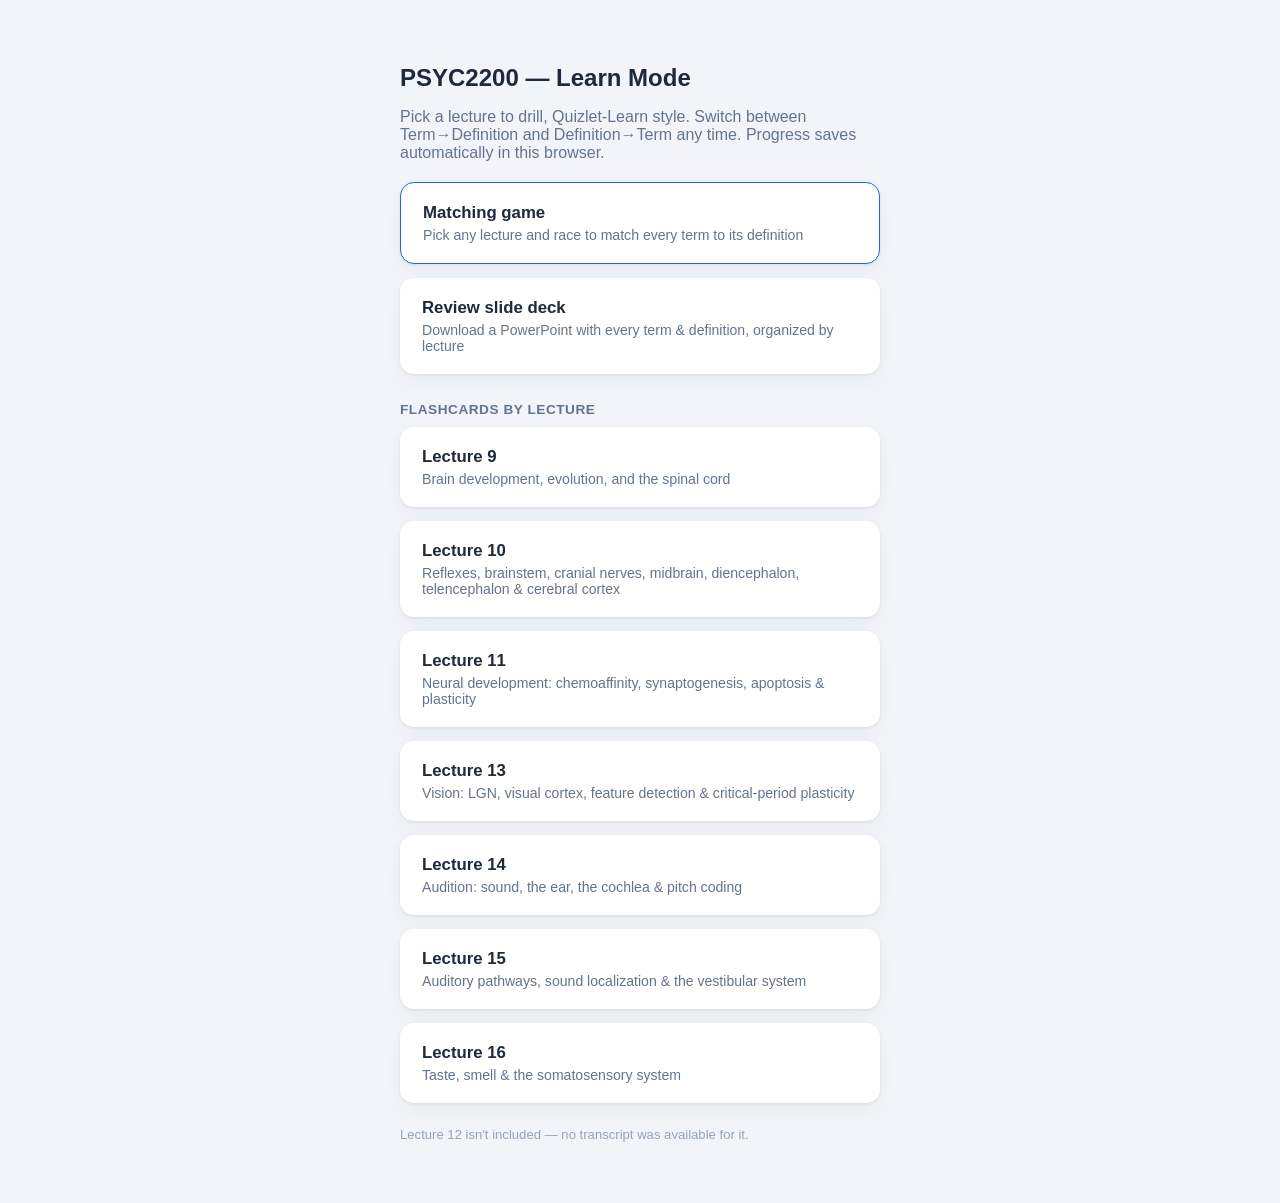
<file: index.html>
<!DOCTYPE html>
<html lang="en">
<head>
<meta charset="UTF-8">
<meta name="viewport" content="width=device-width, initial-scale=1.0">
<title>PSYC2200 — Learn Mode</title>
<style>
  * { box-sizing: border-box; }
  body {
    margin: 0;
    font-family: -apple-system, BlinkMacSystemFont, "Segoe UI", Roboto, sans-serif;
    background: #f1f5f9;
    color: #1e293b;
    min-height: 100vh;
    display: flex;
    justify-content: center;
    padding: 48px 16px;
  }
  .wrap { width: 100%; max-width: 480px; }
  h1 { font-size: 1.5rem; margin-bottom: 4px; }
  p.sub { color: #64748b; margin-bottom: 20px; }
  h2.section { font-size: 0.85rem; text-transform: uppercase; letter-spacing: .04em; color: #64748b; margin: 28px 0 10px; }
  a.card {
    display: block;
    background: #fff;
    border-radius: 14px;
    padding: 20px 22px;
    margin-bottom: 14px;
    text-decoration: none;
    color: #1e293b;
    box-shadow: 0 1px 3px rgba(0,0,0,.08), 0 8px 24px rgba(0,0,0,.04);
    transition: transform .12s ease;
  }
  a.card:hover { transform: translateY(-2px); }
  a.card .title { font-weight: 700; font-size: 1.05rem; margin-bottom: 4px; }
  a.card .desc { color: #64748b; font-size: 0.88rem; }
  a.card.match { border: 1.5px solid #2563eb; }
  p.note { color: #94a3b8; font-size: 0.82rem; margin-top: 24px; }
</style>
</head>
<body>
<div class="wrap">
  <h1>PSYC2200 — Learn Mode</h1>
  <p class="sub">Pick a lecture to drill, Quizlet-Learn style. Switch between Term&rarr;Definition and Definition&rarr;Term any time. Progress saves automatically in this browser.</p>

  <a class="card match" href="match.html">
    <div class="title">Matching game</div>
    <div class="desc">Pick any lecture and race to match every term to its definition</div>
  </a>

  <a class="card" href="PSYC2200_Review.pptx">
    <div class="title">Review slide deck</div>
    <div class="desc">Download a PowerPoint with every term &amp; definition, organized by lecture</div>
  </a>

  <h2 class="section">Flashcards by lecture</h2>

  <a class="card" href="lecture9.html">
    <div class="title">Lecture 9</div>
    <div class="desc">Brain development, evolution, and the spinal cord</div>
  </a>
  <a class="card" href="lecture10.html">
    <div class="title">Lecture 10</div>
    <div class="desc">Reflexes, brainstem, cranial nerves, midbrain, diencephalon, telencephalon &amp; cerebral cortex</div>
  </a>
  <a class="card" href="lecture11.html">
    <div class="title">Lecture 11</div>
    <div class="desc">Neural development: chemoaffinity, synaptogenesis, apoptosis &amp; plasticity</div>
  </a>
  <a class="card" href="lecture13.html">
    <div class="title">Lecture 13</div>
    <div class="desc">Vision: LGN, visual cortex, feature detection &amp; critical-period plasticity</div>
  </a>
  <a class="card" href="lecture14.html">
    <div class="title">Lecture 14</div>
    <div class="desc">Audition: sound, the ear, the cochlea &amp; pitch coding</div>
  </a>
  <a class="card" href="lecture15.html">
    <div class="title">Lecture 15</div>
    <div class="desc">Auditory pathways, sound localization &amp; the vestibular system</div>
  </a>
  <a class="card" href="lecture16.html">
    <div class="title">Lecture 16</div>
    <div class="desc">Taste, smell &amp; the somatosensory system</div>
  </a>

  <p class="note">Lecture 12 isn't included — no transcript was available for it.</p>
</div>
</body>
</html>
</file>
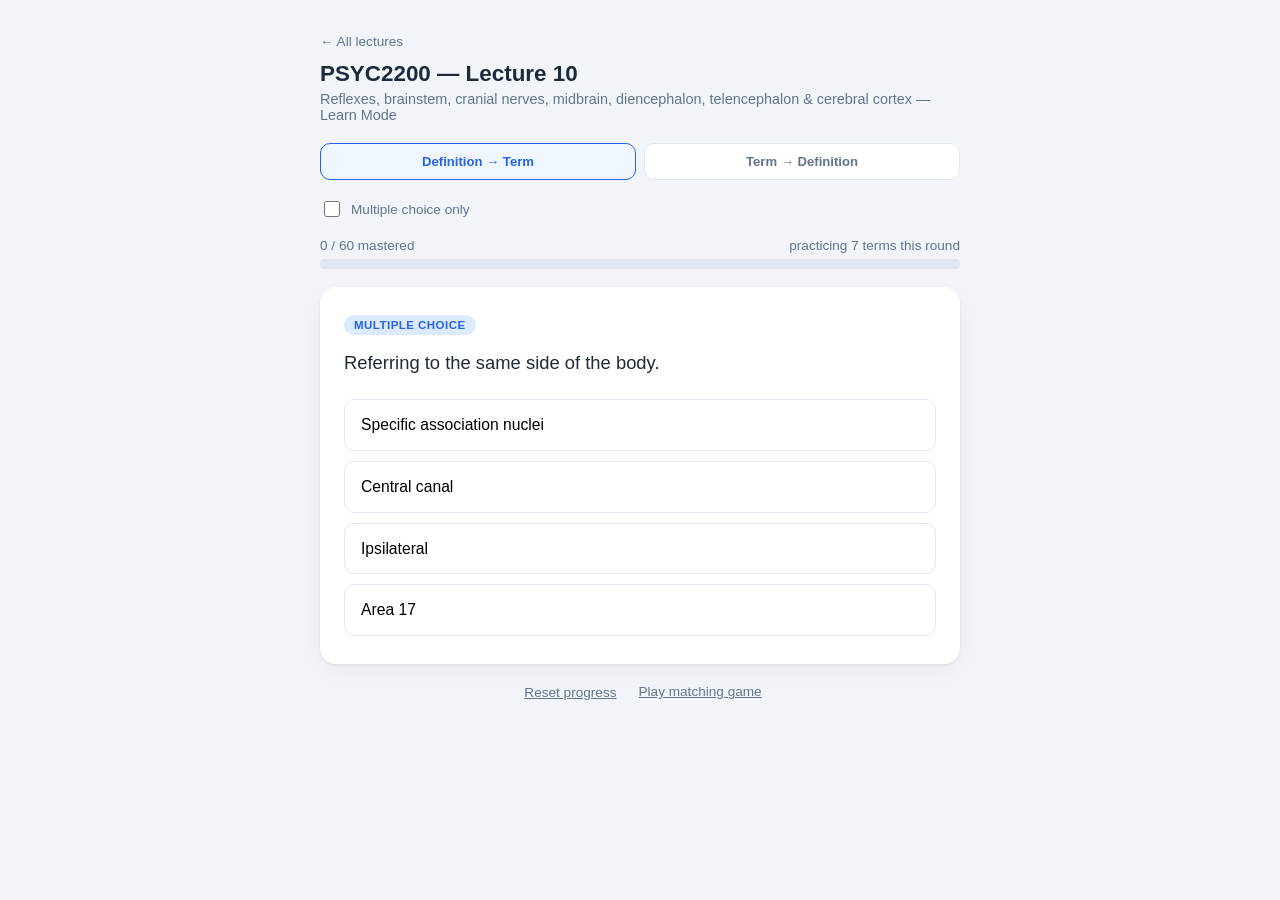
<file: lecture10.html>
<!DOCTYPE html>
<html lang="en">
<head>
<meta charset="UTF-8">
<meta name="viewport" content="width=device-width, initial-scale=1.0">
<title>PSYC2200 — Lecture 10 Learn</title>
<link rel="stylesheet" href="style.css">
</head>
<body>
<div class="wrap">
  <a class="backlink" href="index.html">&larr; All lectures</a>
  <h1>PSYC2200 — Lecture 10</h1>
  <div class="sub">Reflexes, brainstem, cranial nerves, midbrain, diencephalon, telencephalon &amp; cerebral cortex — Learn Mode</div>
  <div class="mode-row">
    <button class="mode-btn" id="modeDef2Term">Definition &rarr; Term</button>
    <button class="mode-btn" id="modeTerm2Def">Term &rarr; Definition</button>
  </div>
  <div class="mc-only-row">
    <input type="checkbox" id="mcOnlyToggle">
    <label for="mcOnlyToggle">Multiple choice only</label>
  </div>
  <div class="progress-row"><span id="progressLabel">0 / 0 mastered</span><span id="remainingLabel"></span></div>
  <div class="bar-bg"><div class="bar-fill" id="barFill" style="width:0%"></div></div>
  <div class="card" id="card"></div>
  <div class="footer">
    <button id="resetBtn">Reset progress</button>
    <a href="match.html?lecture=lecture10-psyc2200">Play matching game</a>
  </div>
</div>
<script src="data.js"></script>
<script>const SLUG = "lecture10-psyc2200";</script>
<script src="quiz.js"></script>
</body>
</html>
</file>
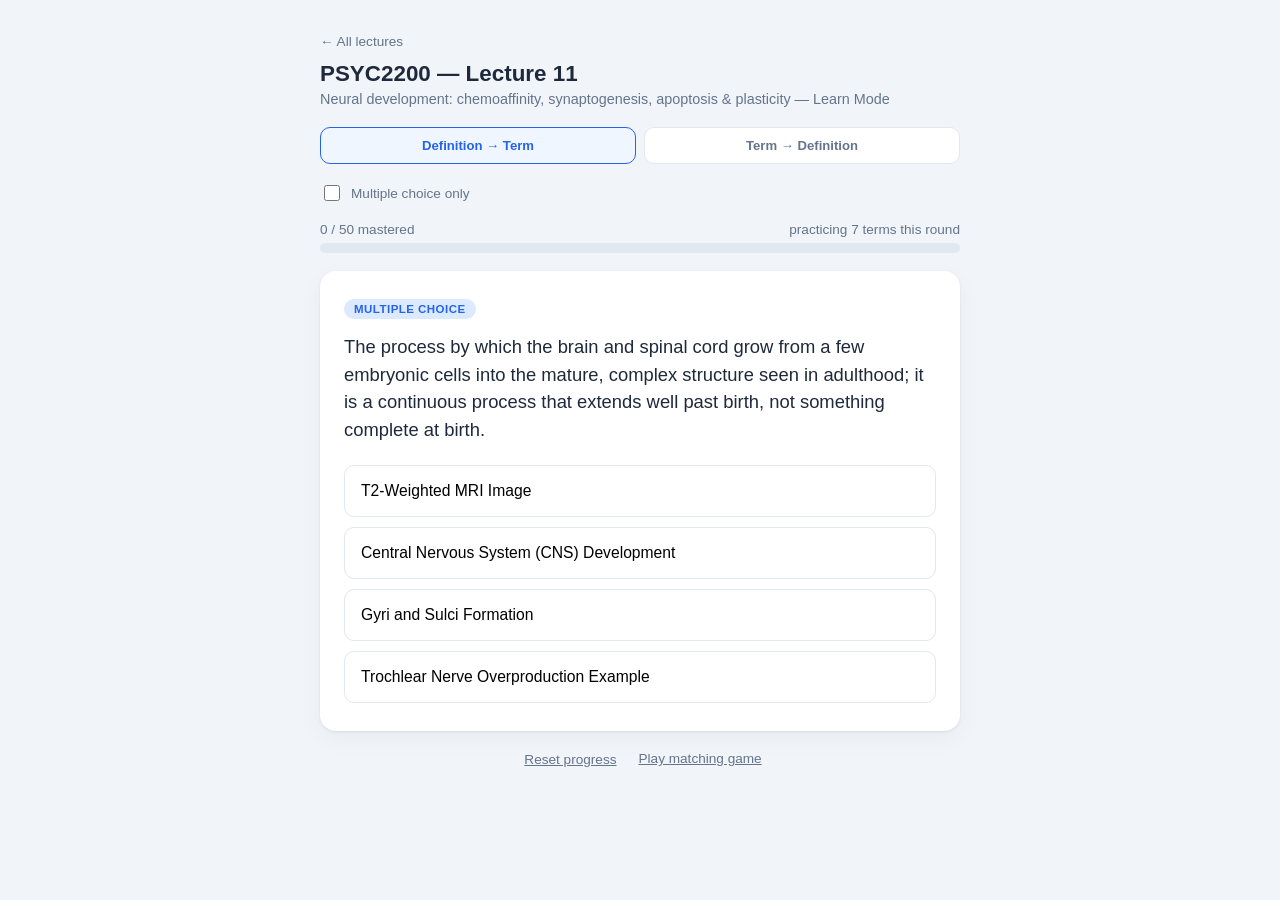
<file: lecture11.html>
<!DOCTYPE html>
<html lang="en">
<head>
<meta charset="UTF-8">
<meta name="viewport" content="width=device-width, initial-scale=1.0">
<title>PSYC2200 — Lecture 11 Learn</title>
<link rel="stylesheet" href="style.css">
</head>
<body>
<div class="wrap">
  <a class="backlink" href="index.html">&larr; All lectures</a>
  <h1>PSYC2200 — Lecture 11</h1>
  <div class="sub">Neural development: chemoaffinity, synaptogenesis, apoptosis &amp; plasticity — Learn Mode</div>
  <div class="mode-row">
    <button class="mode-btn" id="modeDef2Term">Definition &rarr; Term</button>
    <button class="mode-btn" id="modeTerm2Def">Term &rarr; Definition</button>
  </div>
  <div class="mc-only-row">
    <input type="checkbox" id="mcOnlyToggle">
    <label for="mcOnlyToggle">Multiple choice only</label>
  </div>
  <div class="progress-row"><span id="progressLabel">0 / 0 mastered</span><span id="remainingLabel"></span></div>
  <div class="bar-bg"><div class="bar-fill" id="barFill" style="width:0%"></div></div>
  <div class="card" id="card"></div>
  <div class="footer">
    <button id="resetBtn">Reset progress</button>
    <a href="match.html?lecture=lecture11-psyc2200">Play matching game</a>
  </div>
</div>
<script src="data.js"></script>
<script>const SLUG = "lecture11-psyc2200";</script>
<script src="quiz.js"></script>
</body>
</html>
</file>
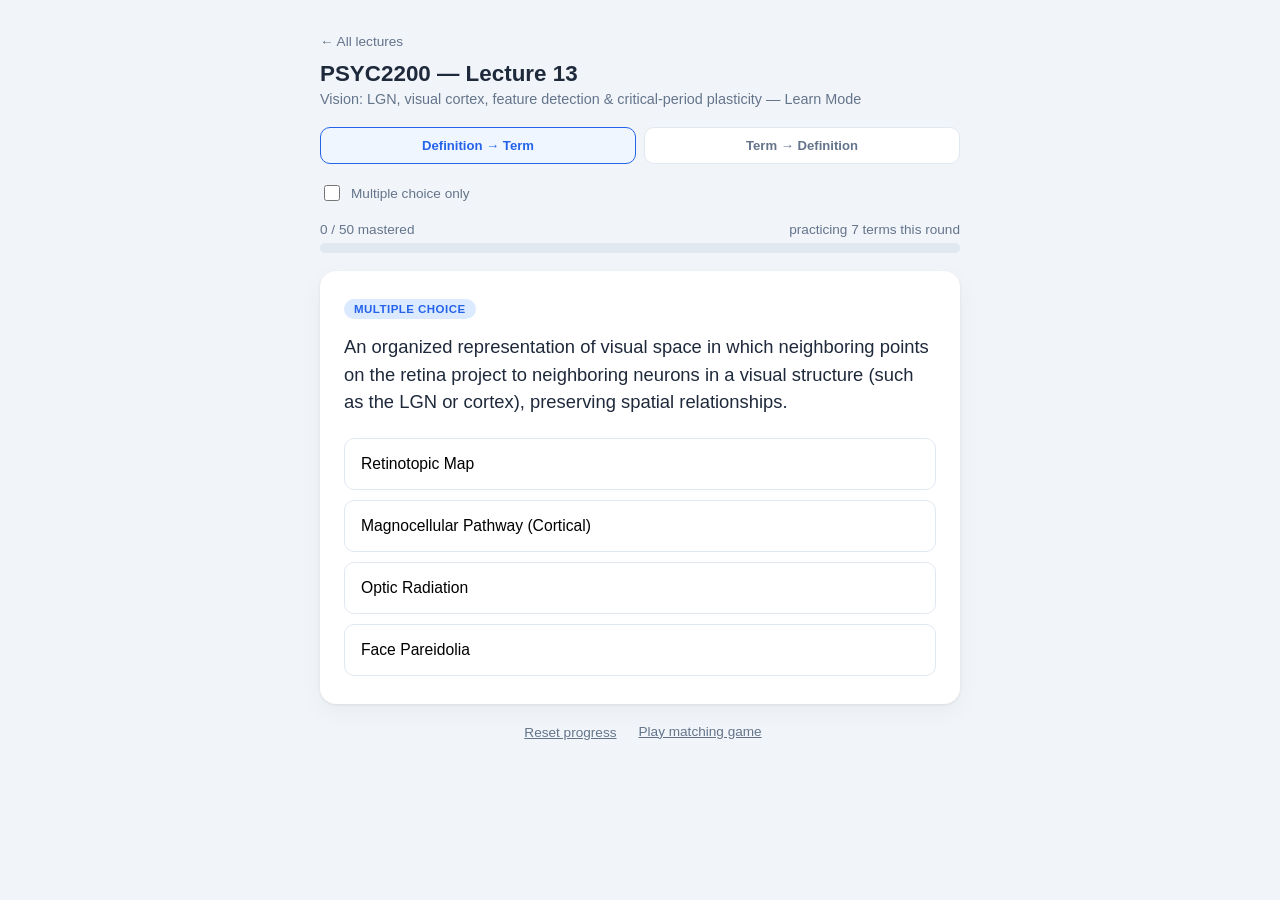
<file: lecture13.html>
<!DOCTYPE html>
<html lang="en">
<head>
<meta charset="UTF-8">
<meta name="viewport" content="width=device-width, initial-scale=1.0">
<title>PSYC2200 — Lecture 13 Learn</title>
<link rel="stylesheet" href="style.css">
</head>
<body>
<div class="wrap">
  <a class="backlink" href="index.html">&larr; All lectures</a>
  <h1>PSYC2200 — Lecture 13</h1>
  <div class="sub">Vision: LGN, visual cortex, feature detection &amp; critical-period plasticity — Learn Mode</div>
  <div class="mode-row">
    <button class="mode-btn" id="modeDef2Term">Definition &rarr; Term</button>
    <button class="mode-btn" id="modeTerm2Def">Term &rarr; Definition</button>
  </div>
  <div class="mc-only-row">
    <input type="checkbox" id="mcOnlyToggle">
    <label for="mcOnlyToggle">Multiple choice only</label>
  </div>
  <div class="progress-row"><span id="progressLabel">0 / 0 mastered</span><span id="remainingLabel"></span></div>
  <div class="bar-bg"><div class="bar-fill" id="barFill" style="width:0%"></div></div>
  <div class="card" id="card"></div>
  <div class="footer">
    <button id="resetBtn">Reset progress</button>
    <a href="match.html?lecture=lecture13-psyc2200">Play matching game</a>
  </div>
</div>
<script src="data.js"></script>
<script>const SLUG = "lecture13-psyc2200";</script>
<script src="quiz.js"></script>
</body>
</html>
</file>
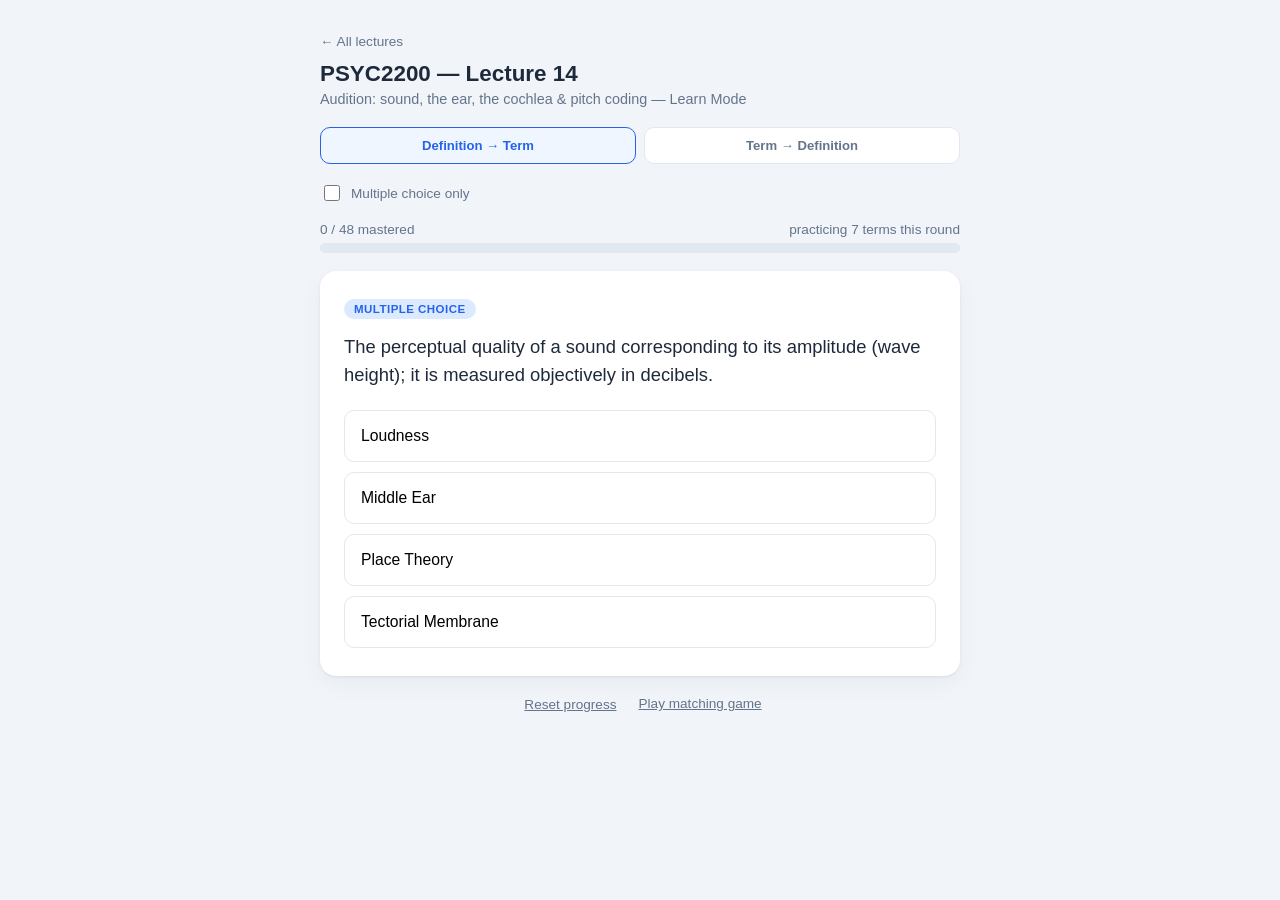
<file: lecture14.html>
<!DOCTYPE html>
<html lang="en">
<head>
<meta charset="UTF-8">
<meta name="viewport" content="width=device-width, initial-scale=1.0">
<title>PSYC2200 — Lecture 14 Learn</title>
<link rel="stylesheet" href="style.css">
</head>
<body>
<div class="wrap">
  <a class="backlink" href="index.html">&larr; All lectures</a>
  <h1>PSYC2200 — Lecture 14</h1>
  <div class="sub">Audition: sound, the ear, the cochlea &amp; pitch coding — Learn Mode</div>
  <div class="mode-row">
    <button class="mode-btn" id="modeDef2Term">Definition &rarr; Term</button>
    <button class="mode-btn" id="modeTerm2Def">Term &rarr; Definition</button>
  </div>
  <div class="mc-only-row">
    <input type="checkbox" id="mcOnlyToggle">
    <label for="mcOnlyToggle">Multiple choice only</label>
  </div>
  <div class="progress-row"><span id="progressLabel">0 / 0 mastered</span><span id="remainingLabel"></span></div>
  <div class="bar-bg"><div class="bar-fill" id="barFill" style="width:0%"></div></div>
  <div class="card" id="card"></div>
  <div class="footer">
    <button id="resetBtn">Reset progress</button>
    <a href="match.html?lecture=lecture14-psyc2200">Play matching game</a>
  </div>
</div>
<script src="data.js"></script>
<script>const SLUG = "lecture14-psyc2200";</script>
<script src="quiz.js"></script>
</body>
</html>
</file>
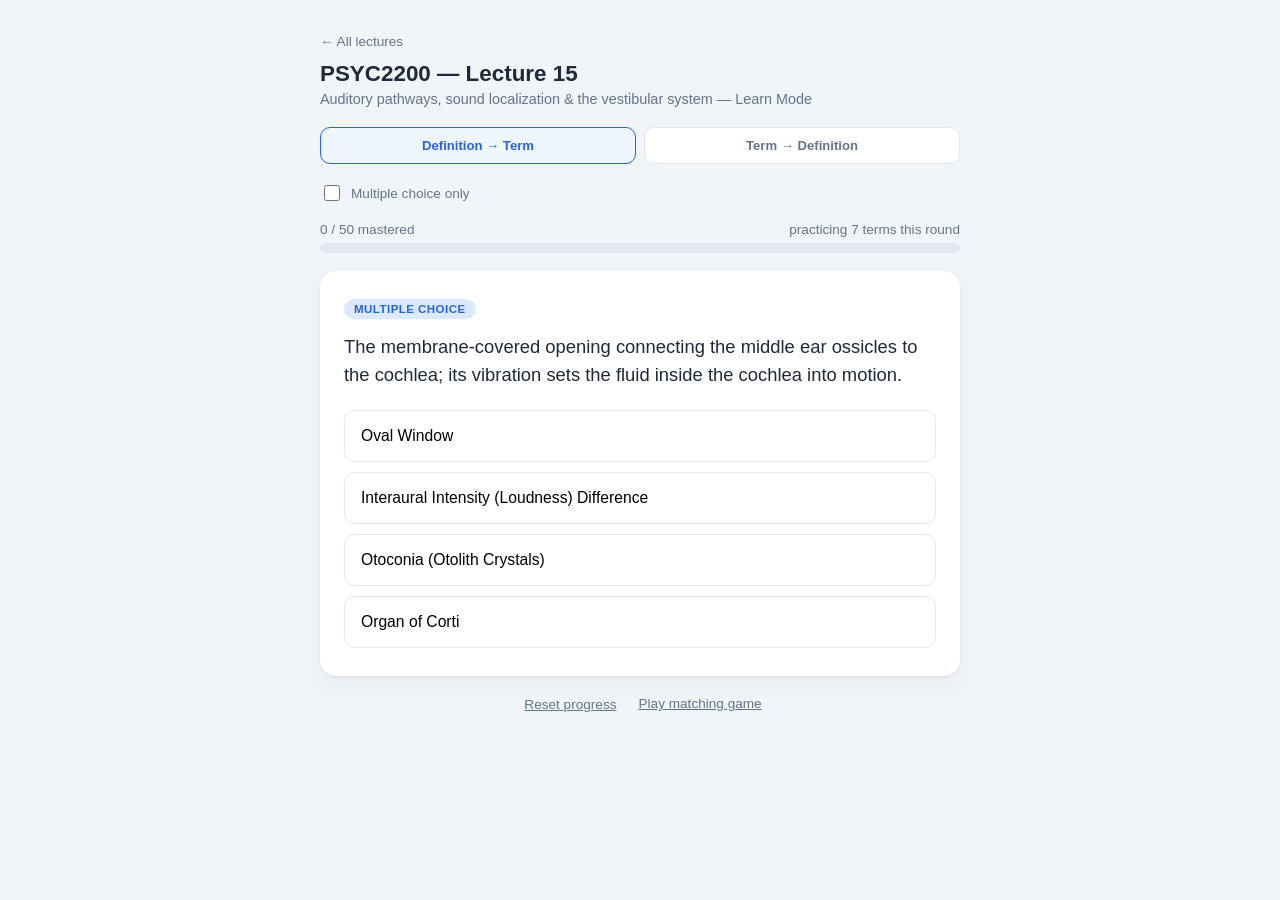
<file: lecture15.html>
<!DOCTYPE html>
<html lang="en">
<head>
<meta charset="UTF-8">
<meta name="viewport" content="width=device-width, initial-scale=1.0">
<title>PSYC2200 — Lecture 15 Learn</title>
<link rel="stylesheet" href="style.css">
</head>
<body>
<div class="wrap">
  <a class="backlink" href="index.html">&larr; All lectures</a>
  <h1>PSYC2200 — Lecture 15</h1>
  <div class="sub">Auditory pathways, sound localization &amp; the vestibular system — Learn Mode</div>
  <div class="mode-row">
    <button class="mode-btn" id="modeDef2Term">Definition &rarr; Term</button>
    <button class="mode-btn" id="modeTerm2Def">Term &rarr; Definition</button>
  </div>
  <div class="mc-only-row">
    <input type="checkbox" id="mcOnlyToggle">
    <label for="mcOnlyToggle">Multiple choice only</label>
  </div>
  <div class="progress-row"><span id="progressLabel">0 / 0 mastered</span><span id="remainingLabel"></span></div>
  <div class="bar-bg"><div class="bar-fill" id="barFill" style="width:0%"></div></div>
  <div class="card" id="card"></div>
  <div class="footer">
    <button id="resetBtn">Reset progress</button>
    <a href="match.html?lecture=lecture15-psyc2200">Play matching game</a>
  </div>
</div>
<script src="data.js"></script>
<script>const SLUG = "lecture15-psyc2200";</script>
<script src="quiz.js"></script>
</body>
</html>
</file>
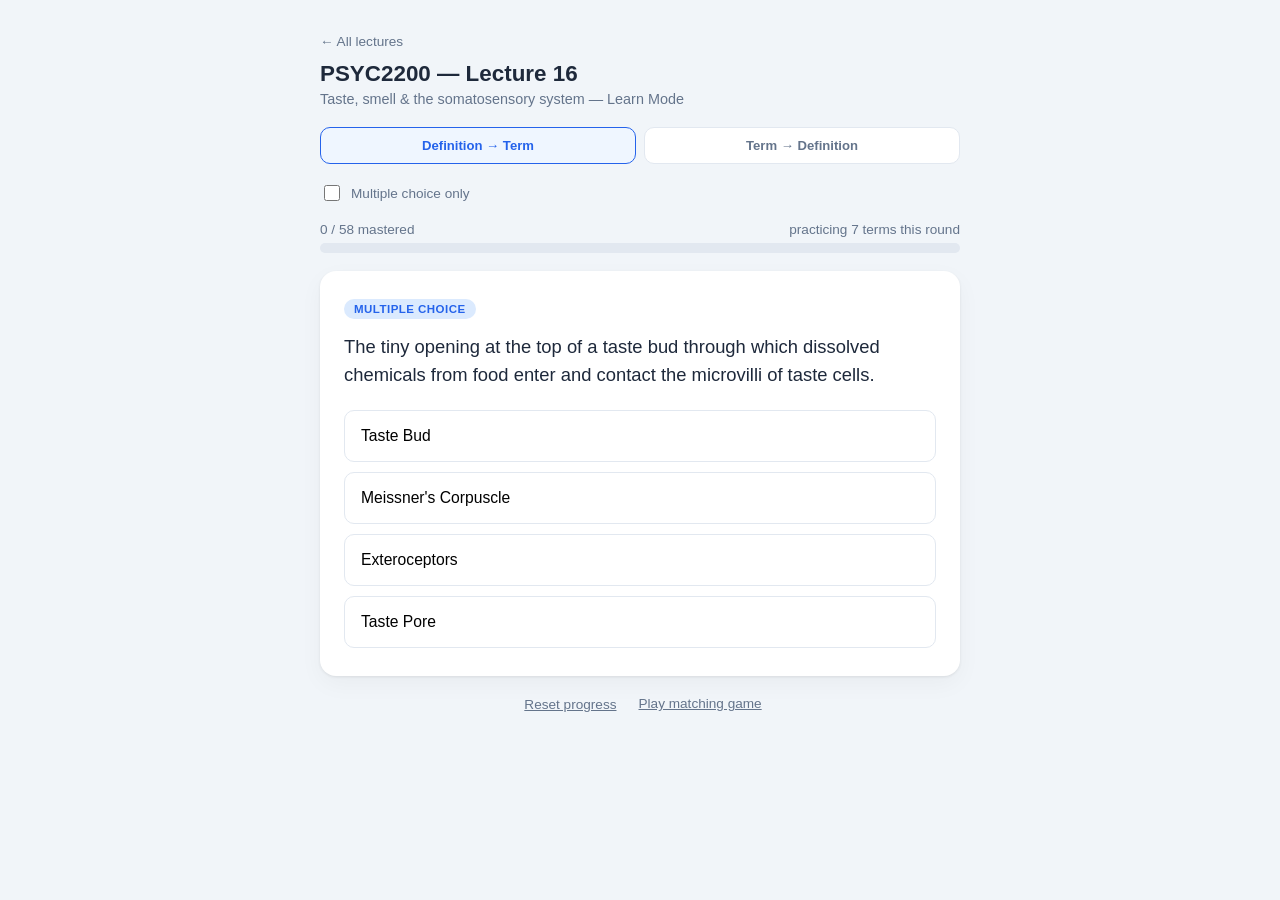
<file: lecture16.html>
<!DOCTYPE html>
<html lang="en">
<head>
<meta charset="UTF-8">
<meta name="viewport" content="width=device-width, initial-scale=1.0">
<title>PSYC2200 — Lecture 16 Learn</title>
<link rel="stylesheet" href="style.css">
</head>
<body>
<div class="wrap">
  <a class="backlink" href="index.html">&larr; All lectures</a>
  <h1>PSYC2200 — Lecture 16</h1>
  <div class="sub">Taste, smell &amp; the somatosensory system — Learn Mode</div>
  <div class="mode-row">
    <button class="mode-btn" id="modeDef2Term">Definition &rarr; Term</button>
    <button class="mode-btn" id="modeTerm2Def">Term &rarr; Definition</button>
  </div>
  <div class="mc-only-row">
    <input type="checkbox" id="mcOnlyToggle">
    <label for="mcOnlyToggle">Multiple choice only</label>
  </div>
  <div class="progress-row"><span id="progressLabel">0 / 0 mastered</span><span id="remainingLabel"></span></div>
  <div class="bar-bg"><div class="bar-fill" id="barFill" style="width:0%"></div></div>
  <div class="card" id="card"></div>
  <div class="footer">
    <button id="resetBtn">Reset progress</button>
    <a href="match.html?lecture=lecture16-psyc2200">Play matching game</a>
  </div>
</div>
<script src="data.js"></script>
<script>const SLUG = "lecture16-psyc2200";</script>
<script src="quiz.js"></script>
</body>
</html>
</file>
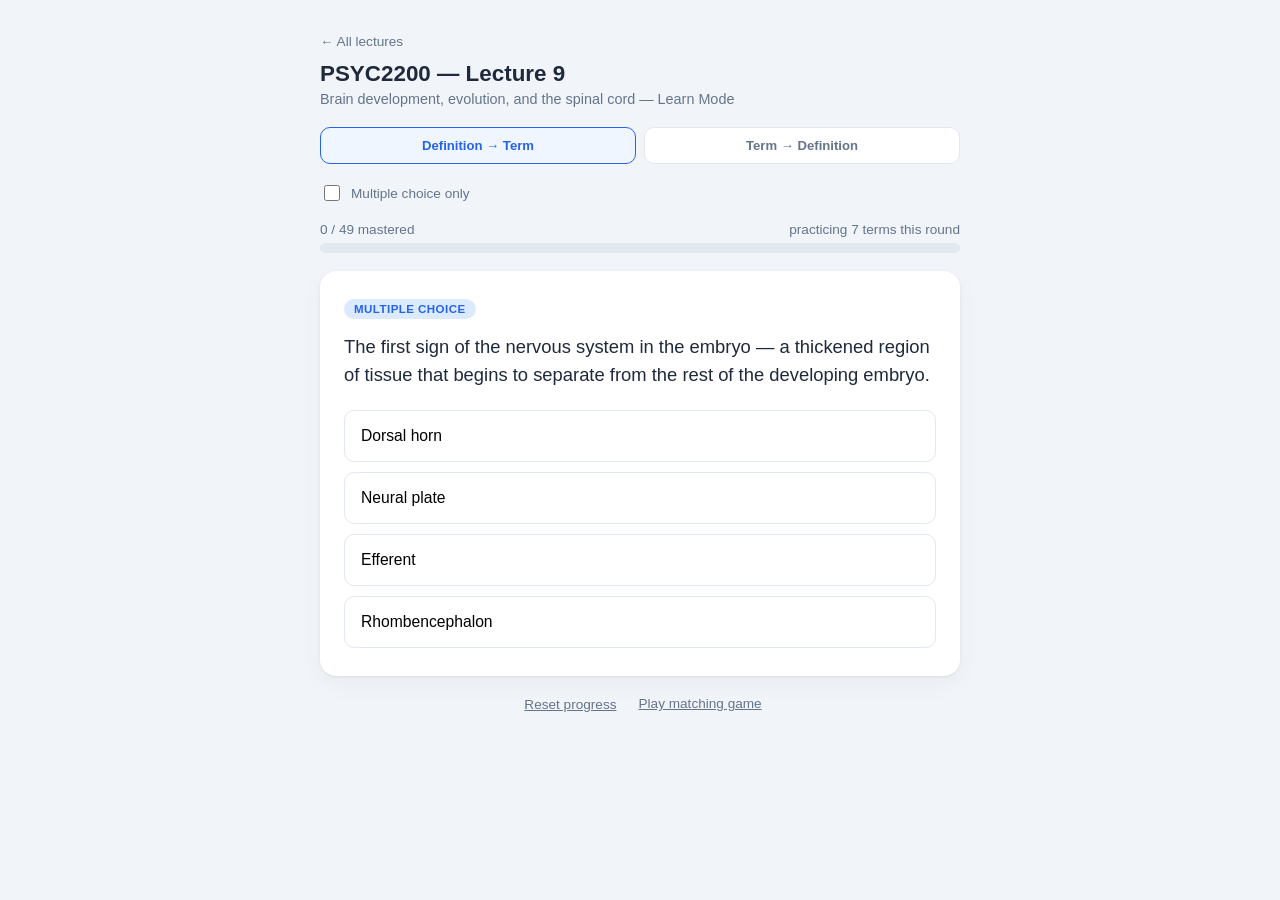
<file: lecture9.html>
<!DOCTYPE html>
<html lang="en">
<head>
<meta charset="UTF-8">
<meta name="viewport" content="width=device-width, initial-scale=1.0">
<title>PSYC2200 — Lecture 9 Learn</title>
<link rel="stylesheet" href="style.css">
</head>
<body>
<div class="wrap">
  <a class="backlink" href="index.html">&larr; All lectures</a>
  <h1>PSYC2200 — Lecture 9</h1>
  <div class="sub">Brain development, evolution, and the spinal cord — Learn Mode</div>
  <div class="mode-row">
    <button class="mode-btn" id="modeDef2Term">Definition &rarr; Term</button>
    <button class="mode-btn" id="modeTerm2Def">Term &rarr; Definition</button>
  </div>
  <div class="mc-only-row">
    <input type="checkbox" id="mcOnlyToggle">
    <label for="mcOnlyToggle">Multiple choice only</label>
  </div>
  <div class="progress-row"><span id="progressLabel">0 / 0 mastered</span><span id="remainingLabel"></span></div>
  <div class="bar-bg"><div class="bar-fill" id="barFill" style="width:0%"></div></div>
  <div class="card" id="card"></div>
  <div class="footer">
    <button id="resetBtn">Reset progress</button>
    <a href="match.html?lecture=lecture9-psyc2200">Play matching game</a>
  </div>
</div>
<script src="data.js"></script>
<script>const SLUG = "lecture9-psyc2200";</script>
<script src="quiz.js"></script>
</body>
</html>
</file>
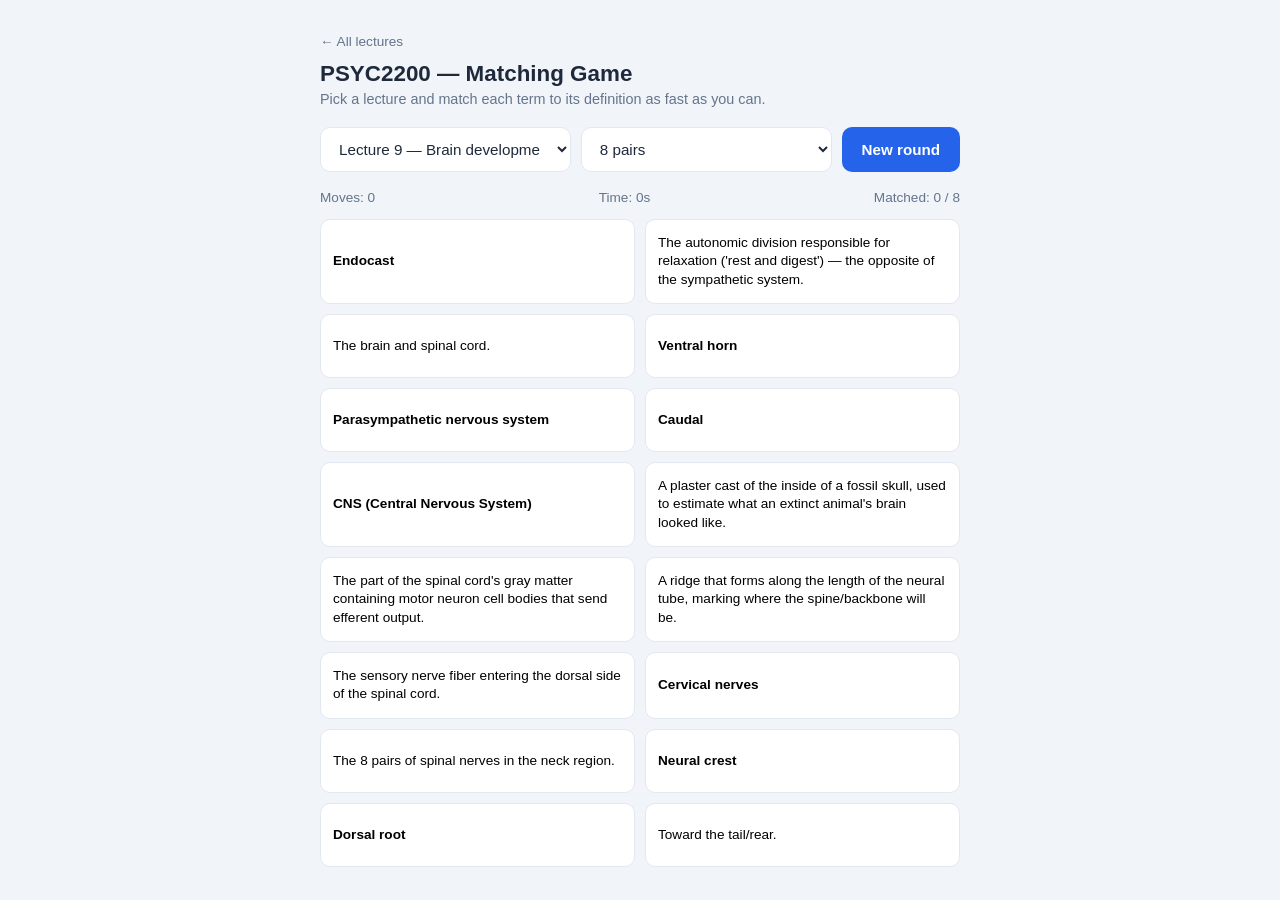
<file: match.html>
<!DOCTYPE html>
<html lang="en">
<head>
<meta charset="UTF-8">
<meta name="viewport" content="width=device-width, initial-scale=1.0">
<title>PSYC2200 — Matching Game</title>
<link rel="stylesheet" href="style.css">
</head>
<body>
<div class="wrap">
  <a class="backlink" href="index.html">&larr; All lectures</a>
  <h1>PSYC2200 — Matching Game</h1>
  <div class="sub">Pick a lecture and match each term to its definition as fast as you can.</div>

  <div class="match-select-row">
    <select id="lectureSelect"></select>
    <select id="roundSizeSelect">
      <option value="6">6 pairs</option>
      <option value="8" selected>8 pairs</option>
      <option value="10">10 pairs</option>
      <option value="12">12 pairs</option>
    </select>
    <button class="primary" id="newRoundBtn">New round</button>
  </div>

  <div class="match-stats">
    <span id="movesLabel">Moves: 0</span>
    <span id="timeLabel">Time: 0s</span>
    <span id="matchedLabel">Matched: 0 / 0</span>
  </div>

  <div id="gameArea"></div>
</div>

<script src="data.js"></script>
<script>
const lectureSelect = document.getElementById("lectureSelect");
const roundSizeSelect = document.getElementById("roundSizeSelect");
const newRoundBtn = document.getElementById("newRoundBtn");
const gameArea = document.getElementById("gameArea");
const movesLabel = document.getElementById("movesLabel");
const timeLabel = document.getElementById("timeLabel");
const matchedLabel = document.getElementById("matchedLabel");

LECTURE_ORDER.forEach(slug => {
  const opt = document.createElement("option");
  opt.value = slug;
  opt.textContent = LECTURES[slug].title + " — " + LECTURES[slug].subtitle;
  lectureSelect.appendChild(opt);
});

const params = new URLSearchParams(location.search);
const requested = params.get("lecture");
if (requested && LECTURES[requested]) lectureSelect.value = requested;

let tiles = [];
let selected = [];
let moves = 0;
let matchedCount = 0;
let totalPairs = 0;
let startTime = null;
let timerInterval = null;
let locked = false;

function shuffle(arr) {
  for (let i = arr.length - 1; i > 0; i--) {
    const j = Math.floor(Math.random() * (i + 1));
    [arr[i], arr[j]] = [arr[j], arr[i]];
  }
  return arr;
}

function escapeHtml(s) {
  return String(s).replace(/[&<>"']/g, c => ({ "&": "&amp;", "<": "&lt;", ">": "&gt;", '"': "&quot;", "'": "&#39;" }[c]));
}

function startTimer() {
  stopTimer();
  startTime = Date.now();
  timerInterval = setInterval(() => {
    const secs = Math.floor((Date.now() - startTime) / 1000);
    timeLabel.textContent = "Time: " + secs + "s";
  }, 1000);
}
function stopTimer() {
  if (timerInterval) clearInterval(timerInterval);
  timerInterval = null;
}

function newRound() {
  stopTimer();
  const slug = lectureSelect.value;
  const terms = LECTURES[slug].terms;
  const roundSize = Math.min(Number(roundSizeSelect.value), terms.length);

  const pairIdx = shuffle(terms.map((_, i) => i)).slice(0, roundSize);
  tiles = [];
  pairIdx.forEach((termIdx, pairId) => {
    tiles.push({ pairId, kind: "term", text: terms[termIdx].term });
    tiles.push({ pairId, kind: "def", text: terms[termIdx].def });
  });
  shuffle(tiles);

  selected = [];
  moves = 0;
  matchedCount = 0;
  totalPairs = roundSize;
  locked = false;
  movesLabel.textContent = "Moves: 0";
  matchedLabel.textContent = "Matched: 0 / " + totalPairs;
  timeLabel.textContent = "Time: 0s";

  renderGrid();
  startTimer();
}

function renderGrid() {
  gameArea.innerHTML = '<div class="match-grid" id="matchGrid"></div>';
  const grid = document.getElementById("matchGrid");
  tiles.forEach((tile, i) => {
    const btn = document.createElement("button");
    btn.className = "match-tile" + (tile.kind === "term" ? " term-tile" : "");
    btn.textContent = tile.text;
    btn.dataset.i = i;
    btn.addEventListener("click", () => handleTileClick(i, btn));
    grid.appendChild(btn);
  });
}

function handleTileClick(i, btn) {
  if (locked) return;
  if (btn.classList.contains("matched") || btn.classList.contains("selected")) return;
  if (selected.length >= 2) return;

  btn.classList.add("selected");
  selected.push({ i, btn });

  if (selected.length === 2) {
    moves++;
    movesLabel.textContent = "Moves: " + moves;
    const [a, b] = selected;
    const match = tiles[a.i].pairId === tiles[b.i].pairId && tiles[a.i].kind !== tiles[b.i].kind;
    if (match) {
      a.btn.classList.remove("selected");
      b.btn.classList.remove("selected");
      a.btn.classList.add("matched");
      b.btn.classList.add("matched");
      matchedCount++;
      matchedLabel.textContent = "Matched: " + matchedCount + " / " + totalPairs;
      selected = [];
      if (matchedCount === totalPairs) {
        stopTimer();
        const secs = Math.floor((Date.now() - startTime) / 1000);
        setTimeout(() => {
          gameArea.innerHTML =
            '<div class="done-banner"><h2>Round complete!</h2><p>' +
            totalPairs + ' pairs matched in ' + moves + ' moves and ' + secs + 's.</p>' +
            '<button class="primary" id="playAgainBtn">Play again</button></div>';
          document.getElementById("playAgainBtn").addEventListener("click", newRound);
        }, 300);
      }
    } else {
      locked = true;
      a.btn.classList.add("wrong");
      b.btn.classList.add("wrong");
      setTimeout(() => {
        a.btn.classList.remove("selected", "wrong");
        b.btn.classList.remove("selected", "wrong");
        selected = [];
        locked = false;
      }, 700);
    }
  }
}

newRoundBtn.addEventListener("click", newRound);
lectureSelect.addEventListener("change", newRound);
roundSizeSelect.addEventListener("change", newRound);

newRound();
</script>
</body>
</html>
</file>
<file: style.css>
:root {
  --bg: #f1f5f9;
  --card: #ffffff;
  --text: #1e293b;
  --muted: #64748b;
  --primary: #2563eb;
  --primary-dark: #1d4ed8;
  --correct: #16a34a;
  --incorrect: #dc2626;
  --border: #e2e8f0;
}
* { box-sizing: border-box; }
body {
  margin: 0;
  font-family: -apple-system, BlinkMacSystemFont, "Segoe UI", Roboto, sans-serif;
  background: var(--bg);
  color: var(--text);
  min-height: 100vh;
  display: flex;
  justify-content: center;
  padding: 32px 16px;
}
.wrap { width: 100%; max-width: 640px; }
.backlink { display: inline-block; margin-bottom: 12px; color: var(--muted); font-size: 0.85rem; text-decoration: none; }
h1 { font-size: 1.4rem; margin: 0 0 4px; }
.sub { color: var(--muted); font-size: 0.9rem; margin-bottom: 20px; }
.progress-row { display: flex; justify-content: space-between; font-size: 0.85rem; color: var(--muted); margin-bottom: 6px; }
.bar-bg { background: var(--border); border-radius: 999px; height: 10px; overflow: hidden; margin-bottom: 18px; }
.bar-fill { background: var(--primary); height: 100%; transition: width .3s ease; }
.mode-row { display: flex; gap: 8px; margin-bottom: 18px; }
.mode-btn {
  flex: 1;
  padding: 10px 10px;
  border-radius: 10px;
  border: 1.5px solid var(--border);
  background: #fff;
  color: var(--muted);
  font-size: 0.82rem;
  font-weight: 600;
  cursor: pointer;
  transition: border-color .15s, background .15s, color .15s;
}
.mode-btn.active { border-color: var(--primary); background: #eff6ff; color: var(--primary); }
.mc-only-row { display: flex; align-items: center; gap: 8px; margin-bottom: 18px; font-size: 0.85rem; color: var(--muted); }
.mc-only-row input[type=checkbox] { width: 16px; height: 16px; accent-color: var(--primary); cursor: pointer; }
.mc-only-row label { cursor: pointer; }
.card {
  background: var(--card);
  border-radius: 16px;
  padding: 28px 24px;
  box-shadow: 0 1px 3px rgba(0,0,0,.08), 0 8px 24px rgba(0,0,0,.04);
}
.badge {
  display: inline-block;
  font-size: 0.72rem;
  font-weight: 600;
  letter-spacing: .04em;
  text-transform: uppercase;
  color: var(--primary);
  background: #dbeafe;
  padding: 4px 10px;
  border-radius: 999px;
  margin-bottom: 14px;
}
.prompt { font-size: 1.15rem; line-height: 1.5; margin-bottom: 22px; }
.options { display: flex; flex-direction: column; gap: 10px; }
.opt {
  text-align: left;
  padding: 14px 16px;
  border-radius: 10px;
  border: 1.5px solid var(--border);
  background: #fff;
  cursor: pointer;
  font-size: 0.98rem;
  line-height: 1.4;
  transition: border-color .15s, background .15s;
}
.opt:hover:not(:disabled) { border-color: var(--primary); background: #f8faff; }
.opt:disabled { cursor: default; }
.opt.correct { border-color: var(--correct); background: #f0fdf4; color: var(--correct); }
.opt.incorrect { border-color: var(--incorrect); background: #fef2f2; color: var(--incorrect); }
.write-row { display: flex; gap: 10px; }
input[type=text] {
  flex: 1;
  padding: 14px 16px;
  border-radius: 10px;
  border: 1.5px solid var(--border);
  font-size: 0.98rem;
}
input[type=text]:focus { outline: none; border-color: var(--primary); }
button.primary {
  background: var(--primary);
  color: #fff;
  border: none;
  padding: 14px 20px;
  border-radius: 10px;
  font-size: 0.95rem;
  font-weight: 600;
  cursor: pointer;
}
button.primary:hover { background: var(--primary-dark); }
.feedback { margin-top: 18px; padding: 14px 16px; border-radius: 10px; font-size: 0.95rem; }
.feedback.correct { background: #f0fdf4; color: var(--correct); }
.feedback.incorrect { background: #fef2f2; color: var(--incorrect); }
.feedback .answer { display: block; margin-top: 4px; color: var(--text); font-weight: 600; }
.continue-btn { margin-top: 16px; width: 100%; }
.done { text-align: center; padding: 40px 20px; }
.done h2 { margin-bottom: 8px; }
.footer { margin-top: 20px; text-align: center; display: flex; justify-content: center; gap: 16px; flex-wrap: wrap; }
.footer button, .footer a {
  background: none; border: none; color: var(--muted); font-size: 0.85rem; text-decoration: underline; cursor: pointer;
}

/* --- Matching game --- */
.match-select-row { display: flex; gap: 10px; margin-bottom: 18px; align-items: center; flex-wrap: wrap; }
select {
  flex: 1;
  min-width: 180px;
  padding: 12px 14px;
  border-radius: 10px;
  border: 1.5px solid var(--border);
  font-size: 0.95rem;
  background: #fff;
  color: var(--text);
}
.match-stats { display: flex; justify-content: space-between; font-size: 0.85rem; color: var(--muted); margin-bottom: 14px; }
.match-grid {
  display: grid;
  grid-template-columns: repeat(2, 1fr);
  gap: 10px;
}
.match-tile {
  background: #fff;
  border: 1.5px solid var(--border);
  border-radius: 10px;
  padding: 14px 12px;
  font-size: 0.85rem;
  line-height: 1.35;
  cursor: pointer;
  text-align: left;
  min-height: 64px;
  display: flex;
  align-items: center;
  transition: border-color .15s, background .15s, opacity .2s, transform .15s;
}
.match-tile:hover:not(.matched):not(:disabled) { border-color: var(--primary); background: #f8faff; }
.match-tile.selected { border-color: var(--primary); background: #dbeafe; }
.match-tile.wrong { border-color: var(--incorrect); background: #fef2f2; }
.match-tile.matched { opacity: 0; pointer-events: none; transform: scale(0.9); }
.match-tile.term-tile { font-weight: 700; }
.done-banner { text-align: center; padding: 30px 20px; }
.done-banner h2 { margin-bottom: 8px; }
</file>
